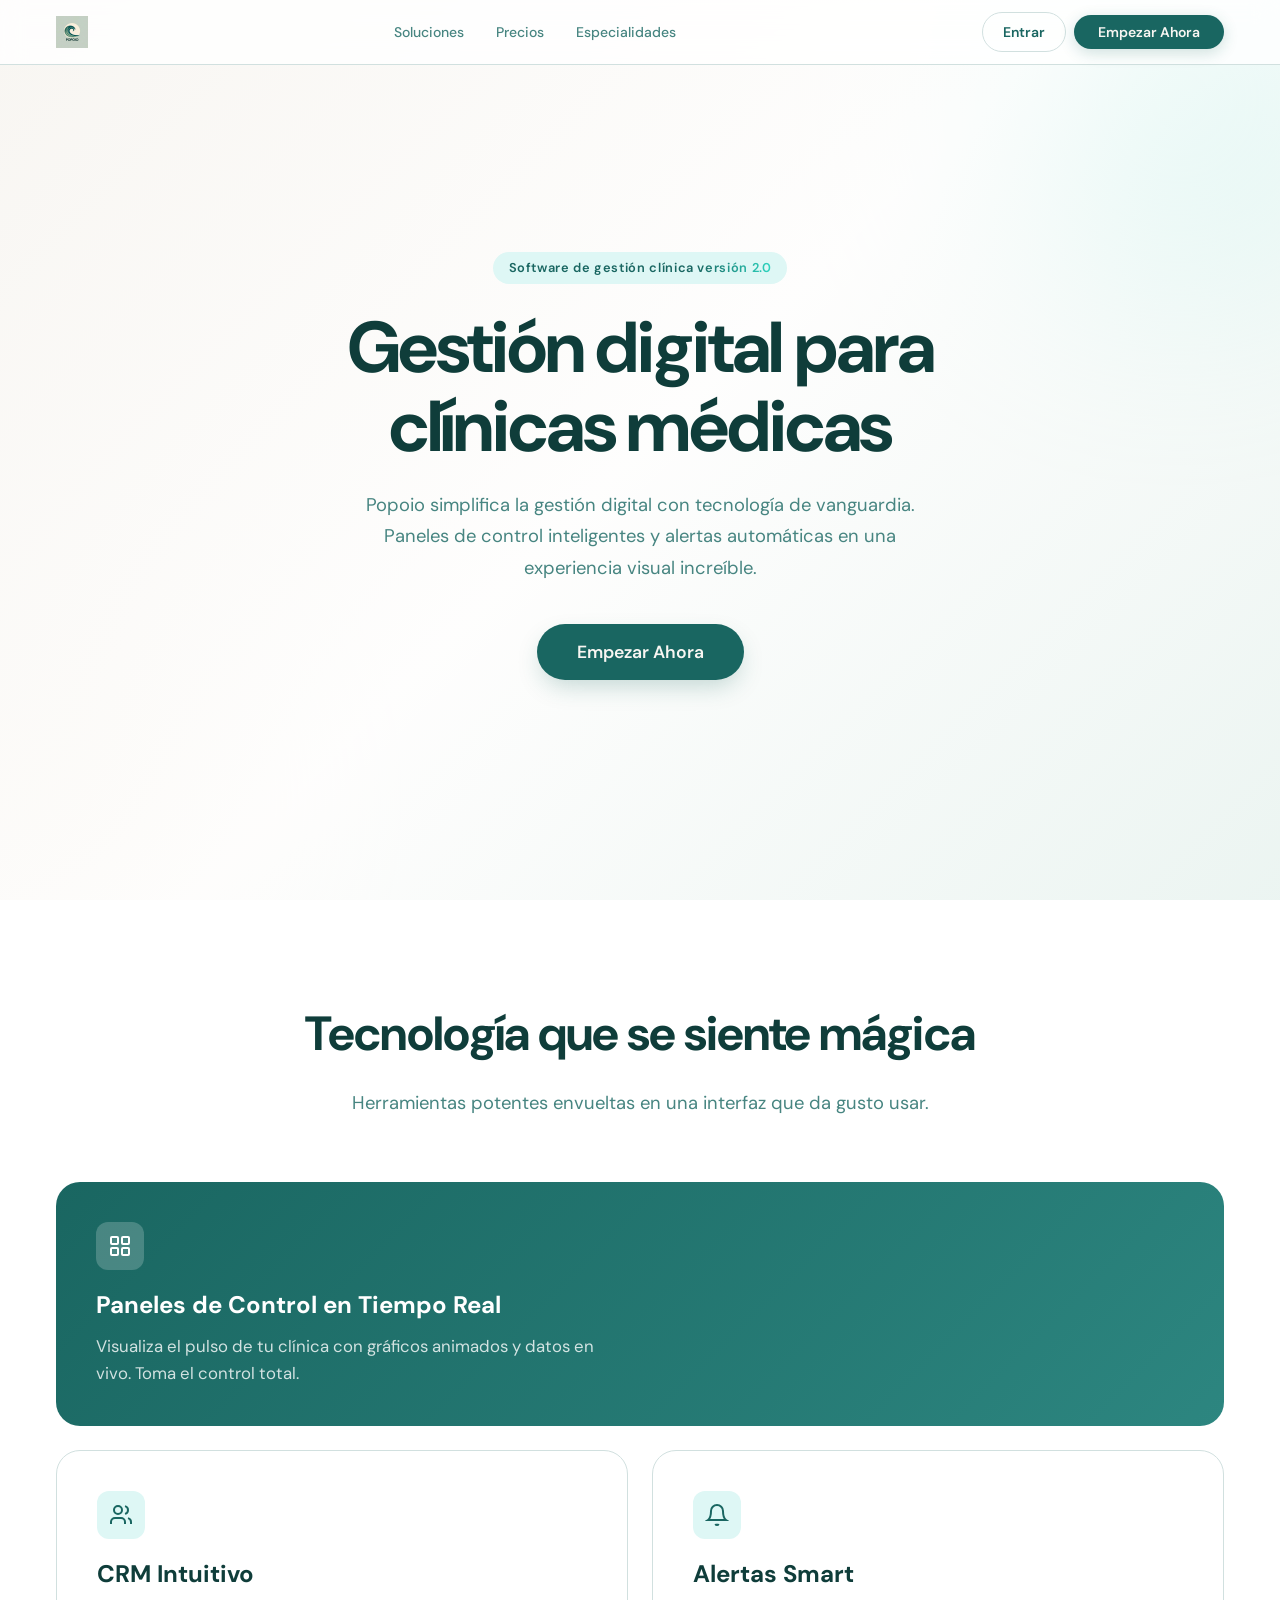
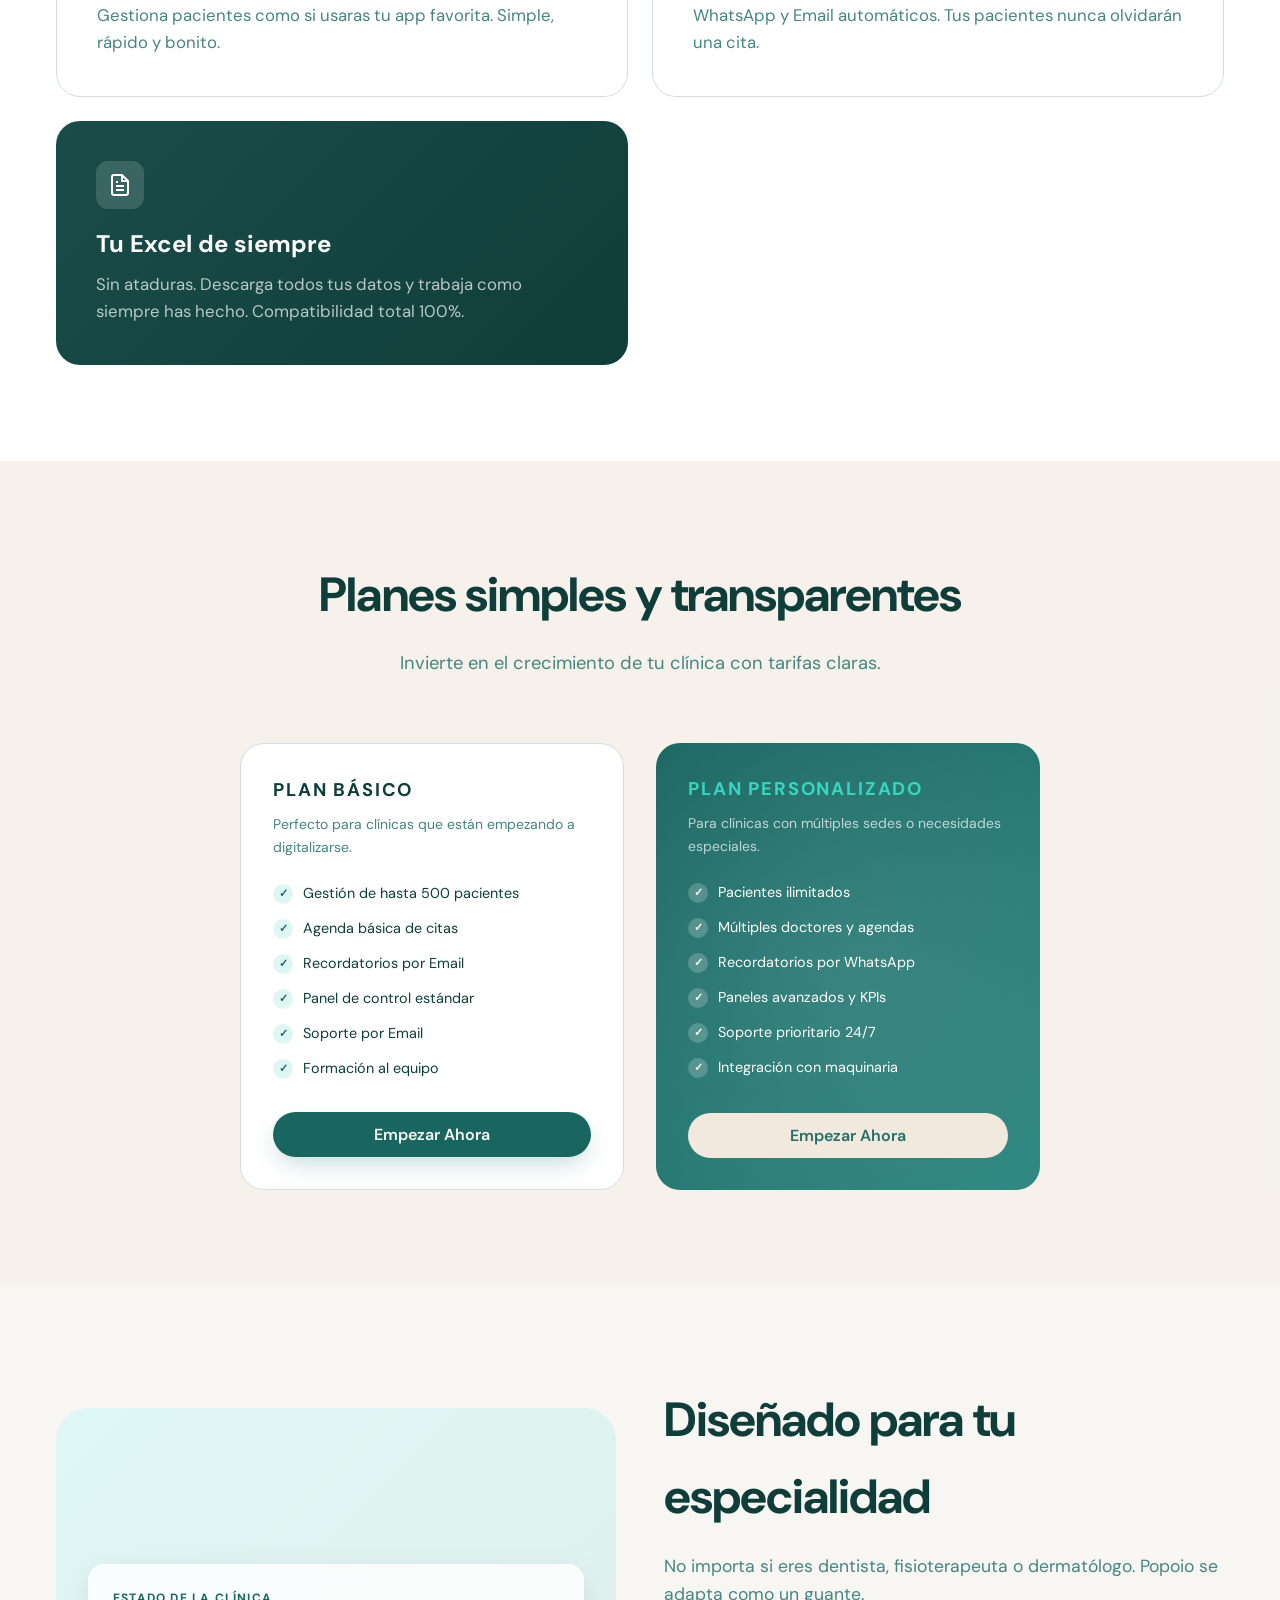
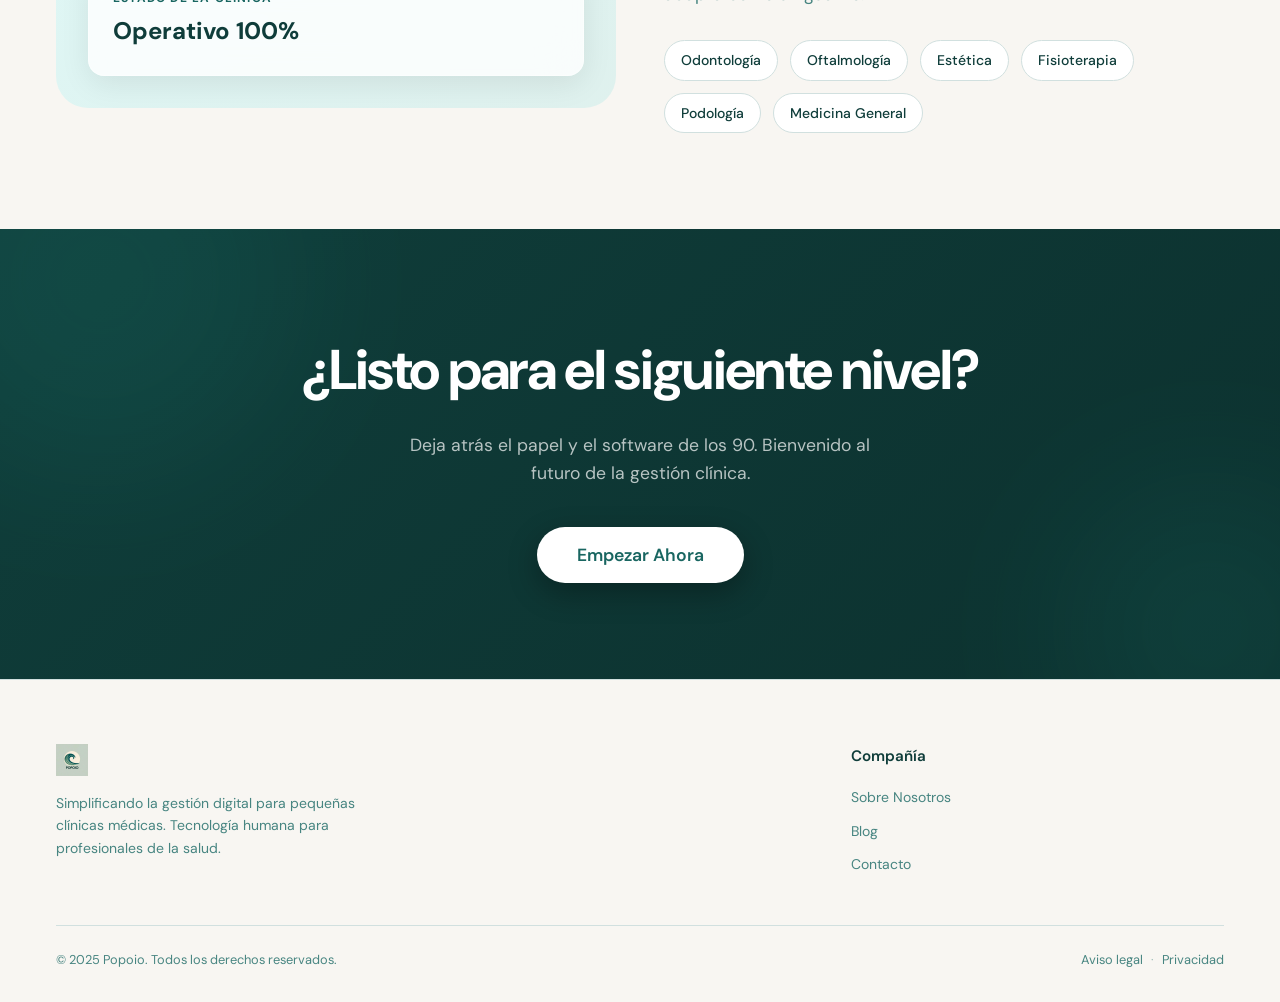
<file: index.html>
<!DOCTYPE html>
<html lang="es">
<head>
  <meta charset="UTF-8" />
  <meta name="viewport" content="width=device-width, initial-scale=1.0, maximum-scale=1" />
  <title>Popoio - Gestión Digital para Clínicas Médicas</title>
  <meta name="description" content="Software de gestión clínica versión 2.0. CRM, paneles de control y alertas automáticas para clínicas dentales, oftalmología, estética y fisioterapia." />
  <meta name="keywords" content="software médico, gestión clínica, CRM médico, software dental, software clínica, transformación digital clínicas, recordatorios WhatsApp, agenda médica, software sanitario España" />
  <link rel="canonical" href="https://popoio.com/" />
  <meta property="og:type" content="website" />
  <meta property="og:title" content="Popoio - Gestión Digital para Clínicas Médicas" />
  <meta property="og:description" content="Software de gestión clínica versión 2.0. CRM, paneles de control y alertas automáticas para clínicas dentales, oftalmología, estética y fisioterapia." />
  <meta property="og:url" content="https://popoio.com/" />
  <meta property="og:site_name" content="Popoio" />
  <meta property="og:locale" content="es_ES" />
  <meta name="twitter:card" content="summary_large_image" />
  <meta name="twitter:title" content="Popoio - Gestión Digital para Clínicas Médicas" />
  <meta name="twitter:description" content="Software de gestión clínica versión 2.0. CRM, paneles de control y alertas automáticas para clínicas dentales, oftalmología, estética y fisioterapia." />
  <link rel="icon" type="image/png" href="Popoio - Logo.png" />
  <link rel="preconnect" href="https://fonts.googleapis.com">
  <link rel="preconnect" href="https://fonts.gstatic.com" crossorigin>
  <link href="https://fonts.googleapis.com/css2?family=DM+Sans:ital,opsz,wght@0,9..40,100..1000;1,9..40,100..1000&display=swap" rel="stylesheet">
  <style>
    *, *::before, *::after { box-sizing: border-box; margin: 0; padding: 0; }

    :root {
      --background: hsl(38, 30%, 96%);
      --foreground: hsl(176, 60%, 15%);
      --primary: hsl(176, 60%, 25%);
      --primary-light: hsl(176, 60%, 92%);
      --primary-foreground: hsl(38, 30%, 96%);
      --secondary: hsl(38, 40%, 90%);
      --secondary-foreground: hsl(176, 60%, 25%);
      --accent: hsl(176, 35%, 85%);
      --muted: hsl(38, 20%, 90%);
      --muted-foreground: hsl(176, 30%, 40%);
      --border: hsl(176, 20%, 85%);
      --card: hsl(0, 0%, 100%);
      --card-foreground: hsl(176, 60%, 15%);
      --ring: hsl(176, 60%, 25%);
      --radius: 0.75rem;
      --teal-400: #2dd4bf;
      --teal-500: #14b8a6;
    }

    body {
      font-family: 'DM Sans', sans-serif;
      background: var(--background);
      color: var(--foreground);
      -webkit-font-smoothing: antialiased;
      line-height: 1.6;
      overflow-x: hidden;
    }

    .container { max-width: 1200px; margin: 0 auto; padding: 0 1rem; }

    a { color: inherit; text-decoration: none; }
    button { cursor: pointer; border: none; font-family: inherit; }
    img, video { max-width: 100%; display: block; }

    /* ─── BUTTONS ─── */
    .btn-primary {
      display: inline-flex; align-items: center; justify-content: center;
      background: var(--primary); color: var(--primary-foreground);
      font-weight: 600; border-radius: 9999px; padding: 0.75rem 2rem;
      font-size: 1rem; transition: all 0.3s ease;
      box-shadow: 0 10px 25px -5px rgba(20,100,90,0.25);
    }
    .btn-primary:hover { transform: translateY(-2px); box-shadow: 0 20px 40px -10px rgba(20,100,90,0.3); }
    .btn-primary.lg { padding: 1rem 2.5rem; font-size: 1.1rem; height: 3.5rem; }
    .btn-secondary {
      display: inline-flex; align-items: center; justify-content: center;
      background: var(--secondary); color: var(--secondary-foreground);
      font-weight: 600; border-radius: 9999px; padding: 0.75rem 2rem; font-size: 1rem;
      transition: all 0.3s ease;
    }
    .btn-secondary:hover { transform: scale(1.05); }
    .btn-outline {
      display: inline-flex; align-items: center; justify-content: center;
      background: transparent; color: var(--primary);
      font-weight: 600; border-radius: 9999px; padding: 0.5rem 1.5rem; font-size: 1rem;
      border: 1px solid var(--border); transition: all 0.3s ease;
    }
    .btn-outline:hover { border-color: var(--primary); background: var(--primary-light); }

    /* ─── NAVBAR ─── */
    .navbar {
      position: fixed; top: 0; left: 0; right: 0; z-index: 100;
      background: rgba(255,255,255,0.8); backdrop-filter: blur(12px);
      border-bottom: 1px solid var(--border); transition: all 0.3s;
    }
    .navbar-inner {
      display: flex; align-items: center; justify-content: space-between;
      height: 4rem; max-width: 1200px; margin: 0 auto; padding: 0 1rem;
    }
    .navbar-logo { display: flex; align-items: center; gap: 0.5rem; font-weight: 700; font-size: 1.25rem; }
    .navbar-logo img { height: 32px; object-fit: contain; }
    .navbar-links { display: none; align-items: center; gap: 2rem; font-size: 0.875rem; font-weight: 500; color: var(--muted-foreground); }
    .navbar-links a:hover { color: var(--primary); transition: color 0.2s; }
    .navbar-cta { display: flex; align-items: center; gap: 0.5rem; }
    .navbar-cta .btn-primary { padding: 0.5rem 1.5rem; font-size: 0.875rem; box-shadow: 0 4px 15px rgba(20,100,90,0.2); }
    .navbar-cta .btn-outline { padding: 0.5rem 1.25rem; font-size: 0.875rem; }
    @media(min-width:768px){ .navbar-links { display: flex; } }

    /* ─── HERO ─── */
    .hero {
      position: relative; min-height: 100vh; display: flex; align-items: center;
      padding: 8rem 0 6rem; overflow: hidden;
    }
    .hero-bg {
      position: absolute; inset: 0; z-index: -1;
    }
    .hero-bg::after {
      content: ''; position: absolute; inset: 0;
      background: linear-gradient(135deg, var(--background) 0%, rgba(255,255,255,0.85) 50%, hsla(176,50%,90%,0.4) 100%);
    }
    .hero-bg video {
      width: 100%; height: 100%; object-fit: cover; opacity: 0.15;
    }
    .hero .container { position: relative; z-index: 1; text-align: center; }
    .hero-badge {
      display: inline-block; background: var(--primary-light); color: var(--primary);
      font-size: 0.8rem; font-weight: 600; padding: 0.35rem 1rem; border-radius: 9999px;
      margin-bottom: 1.5rem; letter-spacing: 0.05em;
    }
    .hero-badge span { background: linear-gradient(90deg, var(--primary), var(--teal-400)); -webkit-background-clip: text; -webkit-text-fill-color: transparent; }
    .hero h1 {
      font-size: clamp(2.5rem, 6vw, 4.5rem); font-weight: 700; line-height: 1.1;
      letter-spacing: -0.03em; margin-bottom: 1.5rem;
    }
    .hero-sub {
      font-size: 1.15rem; color: var(--muted-foreground); max-width: 600px;
      margin: 0 auto 2.5rem; line-height: 1.7;
    }
    /* Decorative blobs */
    .blob {
      position: absolute; border-radius: 50%; filter: blur(100px); opacity: 0.3;
      pointer-events: none; z-index: -1;
    }
    .blob-1 { width: 400px; height: 400px; background: var(--teal-400); top: -100px; right: -100px; }
    .blob-2 { width: 300px; height: 300px; background: hsl(38,60%,80%); bottom: -50px; left: -80px; }

    /* ─── SOLUTIONS ─── */
    .solutions { padding: 6rem 0; background: white; position: relative; }
    .section-header { text-align: center; max-width: 700px; margin: 0 auto 4rem; }
    .section-header h2 {
      font-size: clamp(2rem, 4vw, 3rem); font-weight: 700;
      letter-spacing: -0.02em; margin-bottom: 1rem;
    }
    .section-header p { font-size: 1.15rem; color: var(--muted-foreground); }

    .solutions-grid {
      display: grid; grid-template-columns: 1fr; gap: 1.5rem;
    }
    @media(min-width:768px){ .solutions-grid { grid-template-columns: repeat(2, 1fr); } }

    .sol-card {
      border-radius: 1.5rem; padding: 2.5rem; position: relative;
      overflow: hidden; transition: transform 0.3s, box-shadow 0.3s;
      border: 1px solid var(--border);
    }
    .sol-card:hover { transform: translateY(-4px); box-shadow: 0 20px 40px rgba(0,0,0,0.08); }
    .sol-card.featured {
      background: linear-gradient(135deg, var(--primary), hsl(176,50%,35%));
      color: white; border: none; grid-column: 1 / -1;
    }
    .sol-card.featured p { color: rgba(255,255,255,0.8); }
    .sol-card h3 { font-size: 1.5rem; font-weight: 700; margin-bottom: 0.5rem; }
    .sol-card p { font-size: 1.05rem; color: var(--muted-foreground); max-width: 500px; }
    .sol-card .sol-icon {
      width: 48px; height: 48px; border-radius: 12px; display: flex;
      align-items: center; justify-content: center; margin-bottom: 1rem;
      background: var(--primary-light); color: var(--primary); font-size: 1.5rem;
    }
    .sol-card.featured .sol-icon { background: rgba(255,255,255,0.2); color: white; }

    .sol-card.export-card {
      background: linear-gradient(135deg, hsl(176,50%,20%), hsl(176,60%,15%));
      color: white; border: none;
    }
    .sol-card.export-card p { color: rgba(255,255,255,0.7); }
    .sol-card.export-card .sol-icon { background: rgba(255,255,255,0.15); color: white; }

    /* ─── PRICING ─── */
    .pricing { padding: 6rem 0; background: hsla(38,40%,90%,0.3); }
    .pricing-grid { display: grid; grid-template-columns: 1fr; gap: 2rem; max-width: 800px; margin: 0 auto; }
    @media(min-width:640px){ .pricing-grid { grid-template-columns: repeat(2, 1fr); } }

    .price-card {
      background: var(--card); border-radius: 1.5rem; padding: 2rem;
      border: 1px solid var(--border); display: flex; flex-direction: column;
      transition: transform 0.3s, box-shadow 0.3s;
    }
    .price-card:hover { transform: translateY(-4px); box-shadow: 0 20px 40px rgba(0,0,0,0.08); }
    .price-card.highlight {
      background: linear-gradient(135deg, var(--primary), hsl(176,50%,35%));
      color: white; border: none; position: relative; overflow: hidden;
    }
    .price-card.highlight::before {
      content: ''; position: absolute; top: -50%; right: -50%; width: 200%; height: 200%;
      background: radial-gradient(circle, rgba(255,255,255,0.1) 0%, transparent 60%);
      pointer-events: none;
    }
    .price-card h3 {
      font-size: 1.15rem; font-weight: 700; text-transform: uppercase;
      letter-spacing: 0.1em; margin-bottom: 0.5rem;
    }
    .price-card.highlight h3 { color: var(--teal-400); }
    .price-card .price-desc { font-size: 0.875rem; color: var(--muted-foreground); margin-bottom: 1.5rem; }
    .price-card.highlight .price-desc { color: rgba(255,255,255,0.7); }
    .price-card .price-features { list-style: none; display: flex; flex-direction: column; gap: 0.75rem; flex: 1; margin-bottom: 2rem; }
    .price-card .price-features li {
      display: flex; align-items: center; gap: 0.6rem; font-size: 0.9rem;
    }
    .price-card .price-features li::before {
      content: '✓'; display: flex; align-items: center; justify-content: center;
      width: 20px; height: 20px; border-radius: 50%;
      background: var(--primary-light); color: var(--primary);
      font-size: 0.7rem; font-weight: 700; flex-shrink: 0;
    }
    .price-card.highlight .price-features li::before {
      background: rgba(255,255,255,0.2); color: white;
    }
    .price-card .btn-primary { width: 100%; }
    .price-card.highlight .btn-primary { background: white; color: var(--primary); }

    /* ─── SPECIALTIES ─── */
    .specialties { padding: 6rem 0; }
    .spec-content { display: grid; grid-template-columns: 1fr; gap: 3rem; align-items: center; }
    @media(min-width:768px){ .spec-content { grid-template-columns: 1fr 1fr; } }
    .spec-text h2 { font-size: clamp(2rem, 4vw, 3rem); font-weight: 700; letter-spacing: -0.02em; margin-bottom: 1rem; }
    .spec-text p { font-size: 1.1rem; color: var(--muted-foreground); margin-bottom: 2rem; }
    .spec-tags { display: flex; flex-wrap: wrap; gap: 0.75rem; }
    .spec-tag {
      padding: 0.5rem 1rem; border-radius: 9999px; font-size: 0.875rem; font-weight: 500;
      border: 1px solid var(--border); background: white; color: var(--foreground);
      transition: all 0.2s;
    }
    .spec-tag:hover { border-color: var(--primary); color: var(--primary); background: var(--primary-light); }
    .spec-visual {
      background: linear-gradient(135deg, var(--primary-light), hsla(176,50%,85%,0.5));
      border-radius: 2rem; padding: 2rem; position: relative; min-height: 300px;
      display: flex; flex-direction: column; justify-content: flex-end;
    }
    .spec-status {
      background: rgba(255,255,255,0.8); backdrop-filter: blur(20px);
      padding: 1.5rem; border-radius: 1rem; border: 1px solid rgba(255,255,255,0.4);
      box-shadow: 0 8px 30px rgba(0,0,0,0.08);
    }
    .spec-status-label { font-size: 0.75rem; font-weight: 700; color: var(--primary); text-transform: uppercase; letter-spacing: 0.1em; margin-bottom: 0.25rem; }
    .spec-status h4 { font-size: 1.5rem; font-weight: 700; }

    /* ─── CTA ─── */
    .cta-section {
      padding: 6rem 0; text-align: center; position: relative; overflow: hidden;
      background: linear-gradient(135deg, var(--foreground), hsl(176,60%,12%));
      color: white;
    }
    .cta-section h2 {
      font-size: clamp(2rem, 5vw, 3.5rem); font-weight: 700;
      letter-spacing: -0.03em; margin-bottom: 1rem;
    }
    .cta-section p { font-size: 1.1rem; color: rgba(255,255,255,0.7); margin-bottom: 2.5rem; max-width: 500px; margin-left: auto; margin-right: auto; }
    .cta-section .btn-primary { background: white; color: var(--primary); box-shadow: 0 10px 30px rgba(0,0,0,0.3); }
    .cta-section .btn-primary:hover { transform: translateY(-3px); box-shadow: 0 20px 50px rgba(0,0,0,0.4); }
    .cta-blob {
      position: absolute; border-radius: 50%; opacity: 0.08; pointer-events: none;
      background: var(--teal-400); filter: blur(80px);
    }
    .cta-blob-1 { width: 400px; height: 400px; top: -150px; left: -100px; }
    .cta-blob-2 { width: 300px; height: 300px; bottom: -100px; right: -80px; }

    /* ─── FOOTER ─── */
    .footer {
      padding: 4rem 0 2rem; border-top: 1px solid var(--border);
    }
    .footer-grid { display: grid; grid-template-columns: 2fr 1fr; gap: 3rem; margin-bottom: 3rem; }
    @media(max-width:640px){ .footer-grid { grid-template-columns: 1fr; } }
    .footer-brand p { font-size: 0.875rem; color: var(--muted-foreground); max-width: 320px; line-height: 1.6; }
    .footer-col h3 { font-weight: 600; margin-bottom: 1rem; font-size: 0.95rem; }
    .footer-col ul { list-style: none; display: flex; flex-direction: column; gap: 0.5rem; }
    .footer-col a { font-size: 0.875rem; color: var(--muted-foreground); transition: color 0.2s; }
    .footer-col a:hover { color: var(--primary); }
    .footer-bottom {
      border-top: 1px solid var(--border); padding-top: 1.5rem;
      font-size: 0.8rem; color: var(--muted-foreground);
      display: flex; flex-wrap: wrap; align-items: center; justify-content: space-between; gap: 0.5rem 1.5rem;
    }
    .footer-legal { display: flex; align-items: center; gap: 0.5rem; }
    .footer-legal a { color: var(--muted-foreground); transition: color 0.2s; }
    .footer-legal a:hover { color: var(--primary); }
    .footer-legal .sep { opacity: 0.5; }
    @media(max-width:640px){ .footer-bottom { justify-content: center; text-align: center; } }

    /* ─── MODAL ─── */
    .modal-overlay {
      position: fixed; inset: 0; background: rgba(0,0,0,0.5); backdrop-filter: blur(4px);
      z-index: 200; display: none; align-items: center; justify-content: center; padding: 1rem;
    }
    .modal-overlay.active { display: flex; }
    .modal {
      background: white; border-radius: 1rem; padding: 2rem; max-width: 425px; width: 100%;
      box-shadow: 0 25px 60px rgba(0,0,0,0.2); position: relative;
      animation: modalIn 0.3s ease;
    }
    @keyframes modalIn { from { opacity: 0; transform: translateY(20px) scale(0.95); } to { opacity: 1; transform: none; } }
    .modal-close {
      position: absolute; top: 1rem; right: 1rem; background: none; font-size: 1.25rem;
      color: var(--muted-foreground); width: 32px; height: 32px; display: flex;
      align-items: center; justify-content: center; border-radius: 50%;
    }
    .modal-close:hover { background: var(--muted); }
    .modal h3 { font-size: 1.2rem; font-weight: 700; margin-bottom: 0.25rem; }
    .modal .modal-desc { font-size: 0.875rem; color: var(--muted-foreground); margin-bottom: 1.5rem; }
    .form-group { margin-bottom: 1rem; }
    .form-group label { display: block; font-size: 0.875rem; font-weight: 500; margin-bottom: 0.35rem; }
    .form-group label .optional { font-size: 0.75rem; font-weight: 400; color: var(--muted-foreground); }
    .form-group input, .form-group select {
      width: 100%; padding: 0.6rem 0.75rem; border: 1px solid var(--border);
      border-radius: var(--radius); font-size: 0.9rem; font-family: inherit;
      background: white; transition: border-color 0.2s;
    }
    .form-group input:focus, .form-group select:focus {
      outline: none; border-color: var(--primary); box-shadow: 0 0 0 3px hsla(176,60%,25%,0.1);
    }
    .modal .btn-primary { width: 100%; margin-top: 0.5rem; }
    .modal .form-note { font-size: 0.75rem; color: var(--muted-foreground); text-align: center; margin-top: 0.75rem; }

    /* Success state */
    .modal-success { text-align: center; padding: 2rem 1rem; }
    .modal-success .check-icon { font-size: 3rem; margin-bottom: 1rem; }
    .modal-success h3 { font-size: 1.25rem; margin-bottom: 0.5rem; }
    .modal-success p { color: var(--muted-foreground); }

    /* ─── ANIMATIONS ─── */
    .fade-up {
      opacity: 0; transform: translateY(30px);
      transition: opacity 0.7s ease, transform 0.7s ease;
    }
    .fade-up.visible { opacity: 1; transform: none; }

    /* ─── MOBILE NAV ─── */
    .mobile-toggle { display: flex; align-items: center; justify-content: center; background: none; width: 40px; height: 40px; }
    .mobile-toggle svg { width: 24px; height: 24px; color: var(--foreground); }
    @media(min-width:768px){ .mobile-toggle { display: none; } }
    .mobile-nav {
      display: none; position: fixed; top: 4rem; left: 0; right: 0;
      background: white; border-bottom: 1px solid var(--border); padding: 1rem;
      z-index: 99; flex-direction: column; gap: 1rem; text-align: center;
    }
    .mobile-nav.open { display: flex; }
    .mobile-nav a { padding: 0.75rem; font-weight: 500; color: var(--foreground); }
    .mobile-nav .btn-outline { color: var(--primary); }
  </style>

  <script type="application/ld+json">
  {
    "@context": "https://schema.org",
    "@type": "Organization",
    "name": "Popoio",
    "url": "https://popoio.com",
    "description": "Software de gestión digital para clínicas médicas en España",
    "address": { "@type": "PostalAddress", "addressCountry": "ES" },
    "contactPoint": { "@type": "ContactPoint", "contactType": "Sales", "email": "diogo@468cap.com" }
  }
  </script>
</head>
<body>

<!-- ═══════ NAVBAR ═══════ -->
<nav class="navbar" id="navbar">
  <div class="navbar-inner">
    <a href="#" class="navbar-logo">
      <img src="Popoio - Logo.png" alt="Popoio" />
    </a>
    <div class="navbar-links">
      <a href="#soluciones">Soluciones</a>
      <a href="#precios">Precios</a>
      <a href="#especialidades">Especialidades</a>
    </div>
    <div style="display:flex;align-items:center;gap:0.75rem;">
      <div class="navbar-cta">
        <a class="btn-outline" href="https://popoio-production.up.railway.app/">Entrar</a>
        <button class="btn-primary" onclick="openModal()">Empezar Ahora</button>
      </div>
      <button class="mobile-toggle" onclick="toggleMobileNav()" aria-label="Menu">
        <svg viewBox="0 0 24 24" fill="none" stroke="currentColor" stroke-width="2"><path d="M3 12h18M3 6h18M3 18h18"/></svg>
      </button>
    </div>
  </div>
</nav>
<div class="mobile-nav" id="mobileNav">
  <a href="#soluciones" onclick="closeMobileNav()">Soluciones</a>
  <a href="#precios" onclick="closeMobileNav()">Precios</a>
  <a href="#especialidades" onclick="closeMobileNav()">Especialidades</a>
  <a class="btn-outline" href="https://popoio-production.up.railway.app/" onclick="closeMobileNav()">Entrar</a>
  <button class="btn-primary" onclick="openModal();closeMobileNav()">Empezar Ahora</button>
</div>

<!-- ═══════ HERO ═══════ -->
<section class="hero">
  <div class="blob blob-1"></div>
  <div class="blob blob-2"></div>
  <div class="hero-bg">
    <video autoplay muted loop playsinline>
      <source src="cinematic_pan_of_a_modern_dental_clinic_reception.mp4" type="video/mp4" />
    </video>
  </div>
  <div class="container">
    <div class="fade-up">
      <div class="hero-badge">Software de gestión clínica <span>versión 2.0</span></div>
      <h1>Gestión digital para<br>clínicas médicas</h1>
      <p class="hero-sub">Popoio simplifica la gestión digital con tecnología de vanguardia. Paneles de control inteligentes y alertas automáticas en una experiencia visual increíble.</p>
      <button class="btn-primary lg" onclick="openModal()">Empezar Ahora</button>
    </div>
  </div>
</section>

<!-- ═══════ SOLUTIONS ═══════ -->
<section class="solutions" id="soluciones">
  <div class="container">
    <div class="section-header fade-up">
      <h2>Tecnología que se siente mágica</h2>
      <p>Herramientas potentes envueltas en una interfaz que da gusto usar.</p>
    </div>
    <div class="solutions-grid">
      <div class="sol-card featured fade-up">
        <div class="sol-icon">
          <svg width="24" height="24" viewBox="0 0 24 24" fill="none" stroke="currentColor" stroke-width="2"><rect x="3" y="3" width="7" height="7" rx="1"/><rect x="14" y="3" width="7" height="7" rx="1"/><rect x="3" y="14" width="7" height="7" rx="1"/><rect x="14" y="14" width="7" height="7" rx="1"/></svg>
        </div>
        <h3>Paneles de Control en Tiempo Real</h3>
        <p>Visualiza el pulso de tu clínica con gráficos animados y datos en vivo. Toma el control total.</p>
      </div>
      <div class="sol-card fade-up">
        <div class="sol-icon">
          <svg width="24" height="24" viewBox="0 0 24 24" fill="none" stroke="currentColor" stroke-width="2"><path d="M16 21v-2a4 4 0 0 0-4-4H6a4 4 0 0 0-4 4v2"/><circle cx="9" cy="7" r="4"/><path d="M22 21v-2a4 4 0 0 0-3-3.87"/><path d="M16 3.13a4 4 0 0 1 0 7.75"/></svg>
        </div>
        <h3>CRM Intuitivo</h3>
        <p>Gestiona pacientes como si usaras tu app favorita. Simple, rápido y bonito.</p>
      </div>
      <div class="sol-card fade-up">
        <div class="sol-icon">
          <svg width="24" height="24" viewBox="0 0 24 24" fill="none" stroke="currentColor" stroke-width="2"><path d="M6 8a6 6 0 0 1 12 0c0 7 3 9 3 9H3s3-2 3-9"/><path d="M10.3 21a1.94 1.94 0 0 0 3.4 0"/></svg>
        </div>
        <h3>Alertas Smart</h3>
        <p>WhatsApp y Email automáticos. Tus pacientes nunca olvidarán una cita.</p>
      </div>
      <div class="sol-card export-card fade-up">
        <div class="sol-icon">
          <svg width="24" height="24" viewBox="0 0 24 24" fill="none" stroke="currentColor" stroke-width="2"><path d="M14 2H6a2 2 0 0 0-2 2v16a2 2 0 0 0 2 2h12a2 2 0 0 0 2-2V8Z"/><path d="M14 2v6h6"/><path d="M16 13H8"/><path d="M16 17H8"/><path d="M10 9H8"/></svg>
        </div>
        <h3>Tu Excel de siempre</h3>
        <p>Sin ataduras. Descarga todos tus datos y trabaja como siempre has hecho. Compatibilidad total 100%.</p>
      </div>
    </div>
  </div>
</section>

<!-- ═══════ PRICING ═══════ -->
<section class="pricing" id="precios">
  <div class="container">
    <div class="section-header fade-up">
      <h2>Planes simples y transparentes</h2>
      <p>Invierte en el crecimiento de tu clínica con tarifas claras.</p>
    </div>
    <div class="pricing-grid">
      <!-- Basic Plan -->
      <div class="price-card fade-up">
        <h3>Plan Básico</h3>
        <p class="price-desc">Perfecto para clínicas que están empezando a digitalizarse.</p>
        <ul class="price-features">
          <li>Gestión de hasta 500 pacientes</li>
          <li>Agenda básica de citas</li>
          <li>Recordatorios por Email</li>
          <li>Panel de control estándar</li>
          <li>Soporte por Email</li>
          <li>Formación al equipo</li>
        </ul>
        <button class="btn-primary" onclick="openModal()">Empezar Ahora</button>
      </div>
      <!-- Custom Plan -->
      <div class="price-card highlight fade-up">
        <h3>Plan Personalizado</h3>
        <p class="price-desc">Para clínicas con múltiples sedes o necesidades especiales.</p>
        <ul class="price-features">
          <li>Pacientes ilimitados</li>
          <li>Múltiples doctores y agendas</li>
          <li>Recordatorios por WhatsApp</li>
          <li>Paneles avanzados y KPIs</li>
          <li>Soporte prioritario 24/7</li>
          <li>Integración con maquinaria</li>
        </ul>
        <button class="btn-secondary" onclick="openModal()">Empezar Ahora</button>
      </div>
    </div>
  </div>
</section>

<!-- ═══════ SPECIALTIES ═══════ -->
<section class="specialties" id="especialidades">
  <div class="container">
    <div class="spec-content">
      <div class="spec-visual fade-up">
        <div class="spec-status">
          <div class="spec-status-label">Estado de la Clínica</div>
          <h4>Operativo 100%</h4>
        </div>
      </div>
      <div class="spec-text fade-up">
        <h2>Diseñado para tu especialidad</h2>
        <p>No importa si eres dentista, fisioterapeuta o dermatólogo. Popoio se adapta como un guante.</p>
        <div class="spec-tags">
          <span class="spec-tag">Odontología</span>
          <span class="spec-tag">Oftalmología</span>
          <span class="spec-tag">Estética</span>
          <span class="spec-tag">Fisioterapia</span>
          <span class="spec-tag">Podología</span>
          <span class="spec-tag">Medicina General</span>
        </div>
      </div>
    </div>
  </div>
</section>

<!-- ═══════ CTA ═══════ -->
<section class="cta-section">
  <div class="cta-blob cta-blob-1"></div>
  <div class="cta-blob cta-blob-2"></div>
  <div class="container" style="position:relative;z-index:1;">
    <div class="fade-up">
      <h2>¿Listo para el siguiente nivel?</h2>
      <p>Deja atrás el papel y el software de los 90. Bienvenido al futuro de la gestión clínica.</p>
      <button class="btn-primary lg" onclick="openModal()">Empezar Ahora</button>
    </div>
  </div>
</section>

<!-- ═══════ FOOTER ═══════ -->
<footer class="footer">
  <div class="container">
    <div class="footer-grid">
      <div class="footer-brand">
        <div class="navbar-logo" style="margin-bottom:1rem;">
          <img src="Popoio - Logo.png" alt="Popoio" />
        </div>
        <p>Simplificando la gestión digital para pequeñas clínicas médicas. Tecnología humana para profesionales de la salud.</p>
      </div>
      <div class="footer-col">
        <h3>Compañía</h3>
        <ul>
          <li><a href="#">Sobre Nosotros</a></li>
          <li><a href="#">Blog</a></li>
          <li><a href="#">Contacto</a></li>
        </ul>
      </div>
    </div>
    <div class="footer-bottom">
      <span>© 2025 Popoio. Todos los derechos reservados.</span>
      <nav class="footer-legal" aria-label="Legal">
        <a href="/aviso-legal">Aviso legal</a>
        <span class="sep" aria-hidden="true">·</span>
        <a href="/privacidad">Privacidad</a>
      </nav>
    </div>
  </div>
</footer>

<!-- ═══════ MODAL ═══════ -->
<div class="modal-overlay" id="modalOverlay" onclick="closeModal(event)">
  <div class="modal" id="modalContent" onclick="event.stopPropagation()">
    <button class="modal-close" onclick="closeModal()">✕</button>
    <div id="modalForm">
      <h3>Empieza con Popoio</h3>
      <p class="modal-desc">Déjanos tus datos y te contactaremos para configurar tu cuenta.</p>
      <form onsubmit="submitForm(event)">
        <div class="form-group">
          <label>Nombre</label>
          <input type="text" placeholder="Tu nombre" required id="formName" />
        </div>
        <div class="form-group">
          <label>Email</label>
          <input type="email" placeholder="tu@email.com" required id="formEmail" />
        </div>
        <div class="form-group">
          <label>Teléfono <span class="optional">(Opcional)</span></label>
          <input type="tel" placeholder="+34 600 000 000" id="formPhone" />
        </div>
        <div class="form-group">
          <label>Nombre de la Clínica</label>
          <input type="text" placeholder="Nombre de tu clínica" required id="formClinic" />
        </div>
        <button type="submit" class="btn-primary">Enviar</button>
        <p class="form-note">Los datos se guardan en la base de datos</p>
      </form>
    </div>
    <div id="modalSuccess" class="modal-success" style="display:none;">
      <div class="check-icon">✅</div>
      <h3>¡Recibido!</h3>
      <p>Nos pondremos en contacto contigo pronto.</p>
    </div>
  </div>
</div>

<script>
  // Smooth scroll
  document.querySelectorAll('a[href^="#"]').forEach(a => {
    a.addEventListener('click', e => {
      e.preventDefault();
      const target = document.querySelector(a.getAttribute('href'));
      if (target) target.scrollIntoView({ behavior: 'smooth', block: 'start' });
    });
  });

  // Mobile nav
  function toggleMobileNav() { document.getElementById('mobileNav').classList.toggle('open'); }
  function closeMobileNav() { document.getElementById('mobileNav').classList.remove('open'); }

  // Modal
  function openModal() {
    document.getElementById('modalOverlay').classList.add('active');
    document.body.style.overflow = 'hidden';
    document.getElementById('modalForm').style.display = 'block';
    document.getElementById('modalSuccess').style.display = 'none';
  }
  function closeModal(e) {
    if (e && e.target !== document.getElementById('modalOverlay') && e.type === 'click') return;
    document.getElementById('modalOverlay').classList.remove('active');
    document.body.style.overflow = '';
  }
  function submitForm(e) {
    e.preventDefault();
    const data = {
      name: document.getElementById('formName').value,
      email: document.getElementById('formEmail').value,
      phone: document.getElementById('formPhone').value,
      clinic: document.getElementById('formClinic').value,
    };
    console.log('📋 Datos recibidos:', data);
    document.getElementById('modalForm').style.display = 'none';
    document.getElementById('modalSuccess').style.display = 'block';
  }

  // Scroll animations
  const observer = new IntersectionObserver((entries) => {
    entries.forEach(entry => {
      if (entry.isIntersecting) {
        entry.target.classList.add('visible');
        observer.unobserve(entry.target);
      }
    });
  }, { threshold: 0.1, rootMargin: '0px 0px -50px 0px' });

  document.querySelectorAll('.fade-up').forEach(el => observer.observe(el));

  // Navbar scroll effect
  window.addEventListener('scroll', () => {
    const nav = document.getElementById('navbar');
    if (window.scrollY > 50) {
      nav.style.boxShadow = '0 4px 20px rgba(0,0,0,0.06)';
    } else {
      nav.style.boxShadow = 'none';
    }
  });
</script>

</body>
</html>
</file>
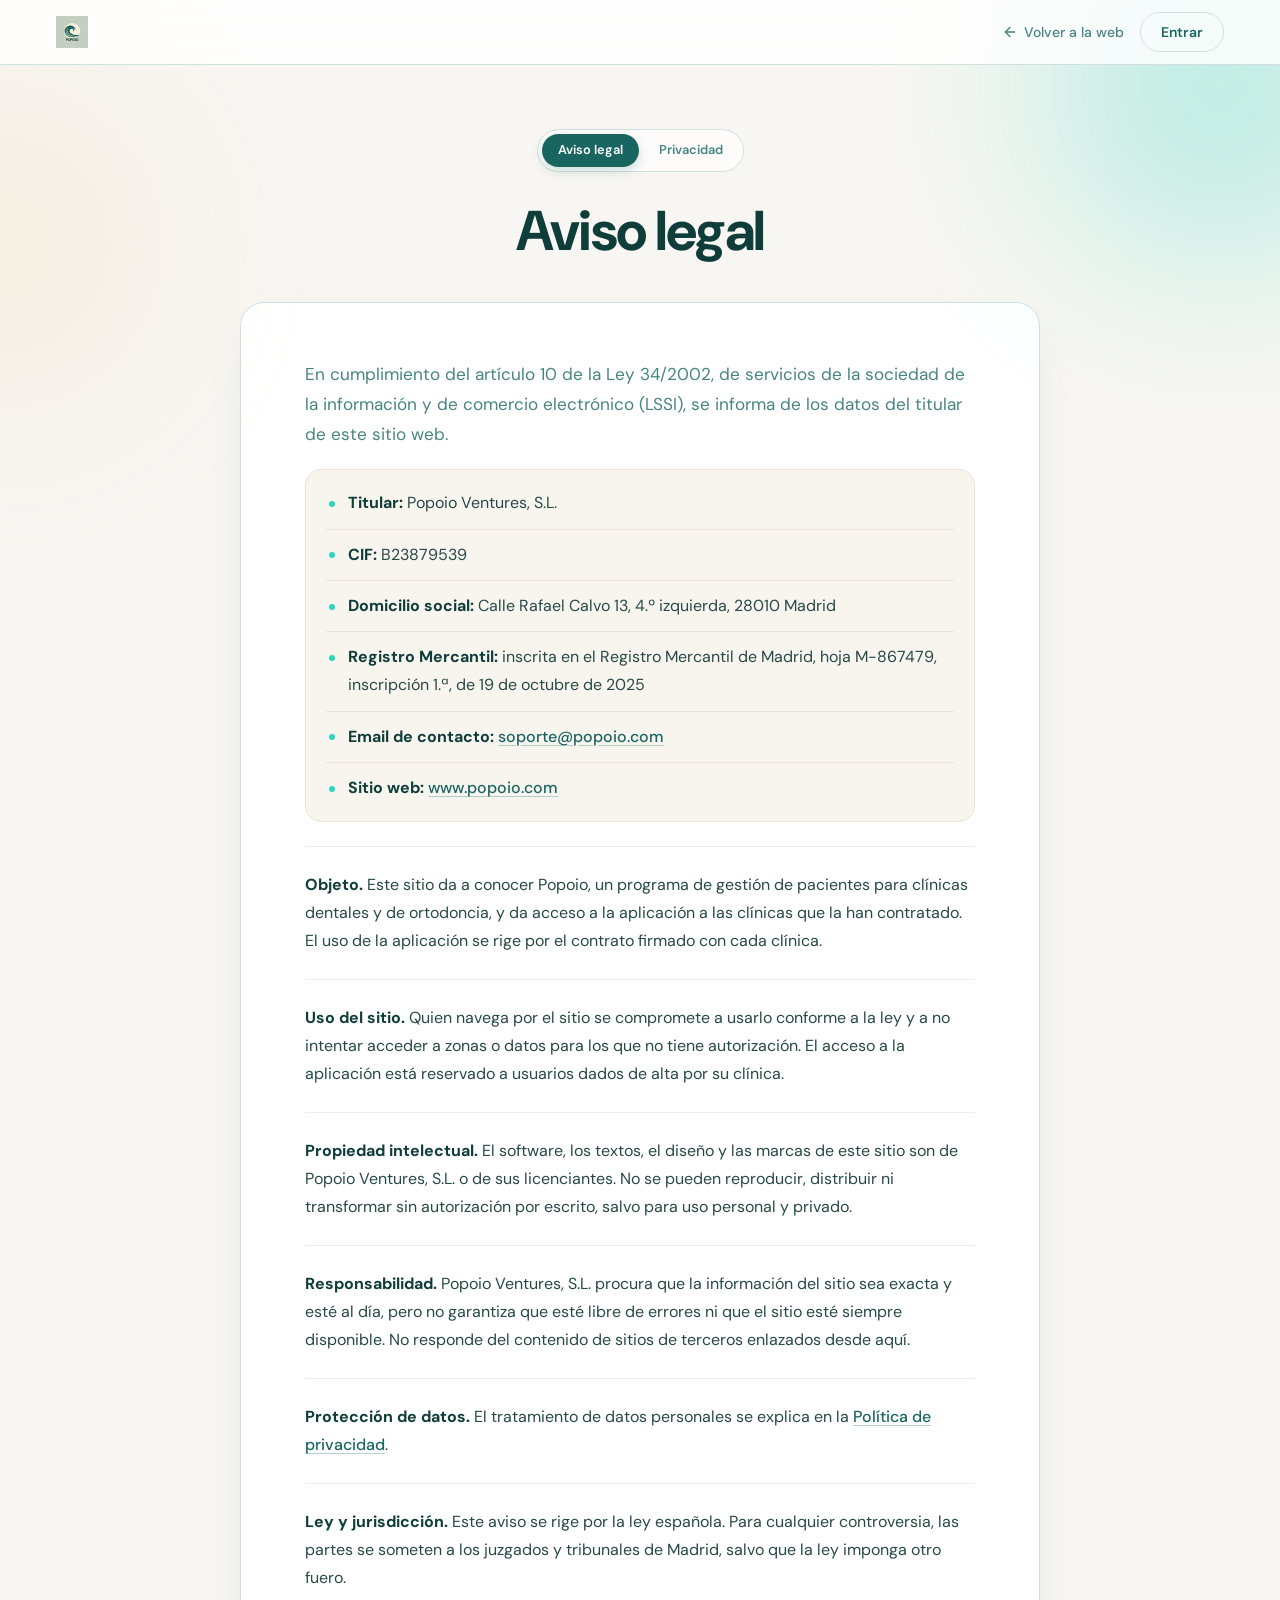
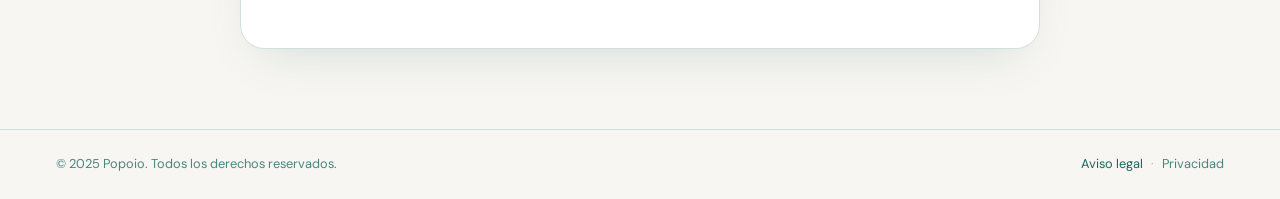
<file: aviso-legal.html>
<!DOCTYPE html>
<html lang="es">
<head>
  <meta charset="UTF-8" />
  <meta name="viewport" content="width=device-width, initial-scale=1.0" />
  <title>Aviso legal · Popoio</title>
  <meta name="description" content="Aviso legal de www.popoio.com: datos del titular del sitio web, Popoio Ventures, S.L." />
  <link rel="canonical" href="https://www.popoio.com/aviso-legal" />
  <link rel="icon" type="image/png" href="/Popoio%20-%20Logo.png" />
  <link rel="preconnect" href="https://fonts.googleapis.com">
  <link rel="preconnect" href="https://fonts.gstatic.com" crossorigin>
  <link href="https://fonts.googleapis.com/css2?family=DM+Sans:ital,opsz,wght@0,9..40,100..1000;1,9..40,100..1000&display=swap" rel="stylesheet">
  <link rel="stylesheet" href="/legal.css" />
</head>
<body>

<nav class="navbar">
  <div class="navbar-inner">
    <a href="/" class="navbar-logo" aria-label="Popoio, página de inicio">
      <img src="/Popoio%20-%20Logo.png" alt="Popoio" />
    </a>
    <div class="navbar-actions">
      <a class="nav-back" href="/">
        <svg viewBox="0 0 24 24" fill="none" stroke="currentColor" stroke-width="2" stroke-linecap="round" stroke-linejoin="round" aria-hidden="true"><path d="M19 12H5M12 19l-7-7 7-7"/></svg>
        <span>Volver a la web</span>
      </a>
      <a class="btn-outline" href="https://popoio-production.up.railway.app/">Entrar</a>
    </div>
  </div>
</nav>

<header class="legal-hero">
  <div class="container">
    <nav class="legal-switch" aria-label="Documentos legales">
      <a href="/aviso-legal" aria-current="page">Aviso legal</a>
      <a href="/privacidad">Privacidad</a>
    </nav>
    <h1>Aviso legal</h1>
  </div>
</header>

<main class="container">
  <article class="legal-doc">
    <p class="lead">En cumplimiento del artículo 10 de la Ley 34/2002, de servicios de la sociedad de la información y de comercio electrónico (LSSI), se informa de los datos del titular de este sitio web.</p>

    <ul class="facts">
      <li><strong>Titular:</strong> Popoio Ventures, S.L.</li>
      <li><strong>CIF:</strong> B23879539</li>
      <li><strong>Domicilio social:</strong> Calle Rafael Calvo 13, 4.º izquierda, 28010 Madrid</li>
      <li><strong>Registro Mercantil:</strong> inscrita en el Registro Mercantil de Madrid, hoja M-867479, inscripción 1.ª, de 19 de octubre de 2025</li>
      <li><strong>Email de contacto:</strong> <a href="mailto:soporte@popoio.com">soporte@popoio.com</a></li>
      <li><strong>Sitio web:</strong> <a href="https://www.popoio.com">www.popoio.com</a></li>
    </ul>

    <p class="clause"><strong>Objeto.</strong> Este sitio da a conocer Popoio, un programa de gestión de pacientes para clínicas dentales y de ortodoncia, y da acceso a la aplicación a las clínicas que la han contratado. El uso de la aplicación se rige por el contrato firmado con cada clínica.</p>

    <p class="clause"><strong>Uso del sitio.</strong> Quien navega por el sitio se compromete a usarlo conforme a la ley y a no intentar acceder a zonas o datos para los que no tiene autorización. El acceso a la aplicación está reservado a usuarios dados de alta por su clínica.</p>

    <p class="clause"><strong>Propiedad intelectual.</strong> El software, los textos, el diseño y las marcas de este sitio son de Popoio Ventures, S.L. o de sus licenciantes. No se pueden reproducir, distribuir ni transformar sin autorización por escrito, salvo para uso personal y privado.</p>

    <p class="clause"><strong>Responsabilidad.</strong> Popoio Ventures, S.L. procura que la información del sitio sea exacta y esté al día, pero no garantiza que esté libre de errores ni que el sitio esté siempre disponible. No responde del contenido de sitios de terceros enlazados desde aquí.</p>

    <p class="clause"><strong>Protección de datos.</strong> El tratamiento de datos personales se explica en la <a href="/privacidad">Política de privacidad</a>.</p>

    <p class="clause"><strong>Ley y jurisdicción.</strong> Este aviso se rige por la ley española. Para cualquier controversia, las partes se someten a los juzgados y tribunales de Madrid, salvo que la ley imponga otro fuero.</p>
  </article>
</main>

<footer class="footer">
  <div class="container footer-bottom">
    <span>© 2025 Popoio. Todos los derechos reservados.</span>
    <nav class="footer-legal" aria-label="Legal">
      <a href="/aviso-legal" aria-current="page">Aviso legal</a>
      <span class="sep" aria-hidden="true">·</span>
      <a href="/privacidad">Privacidad</a>
    </nav>
  </div>
</footer>

</body>
</html>
</file>
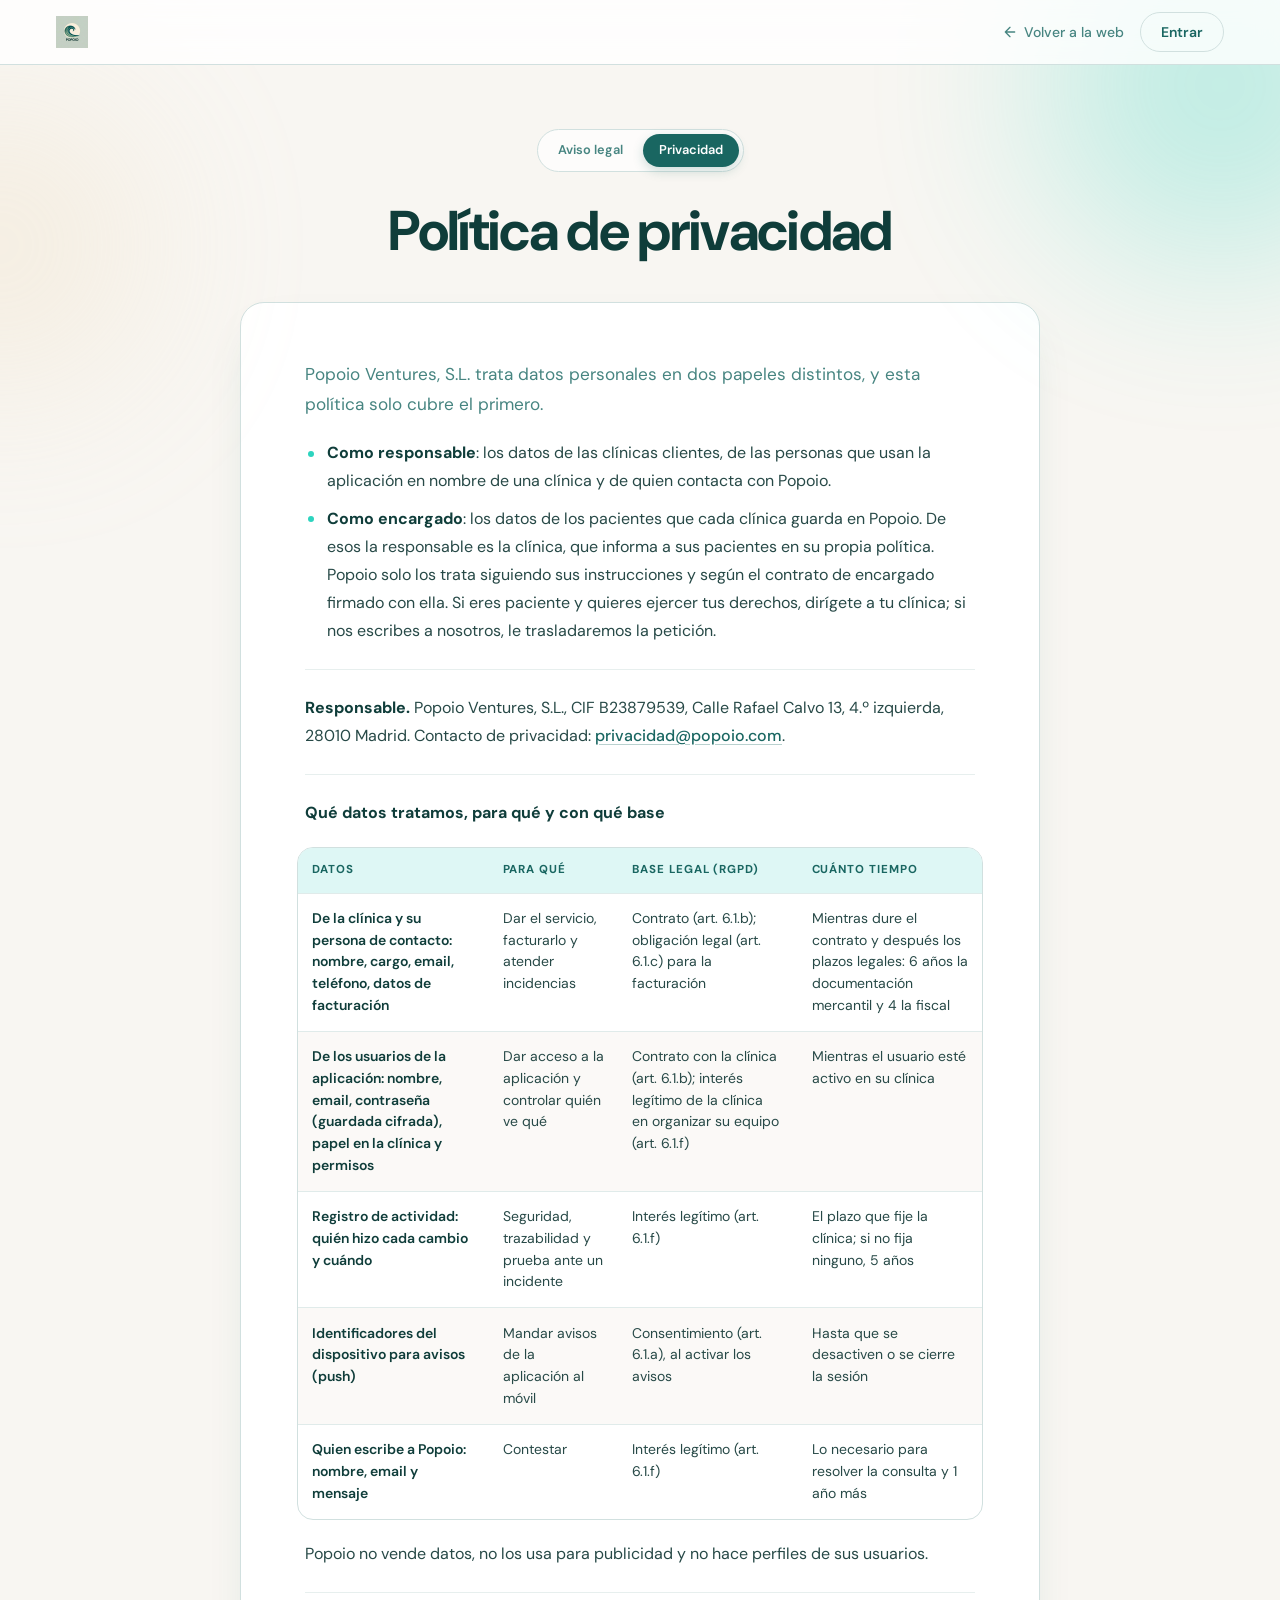
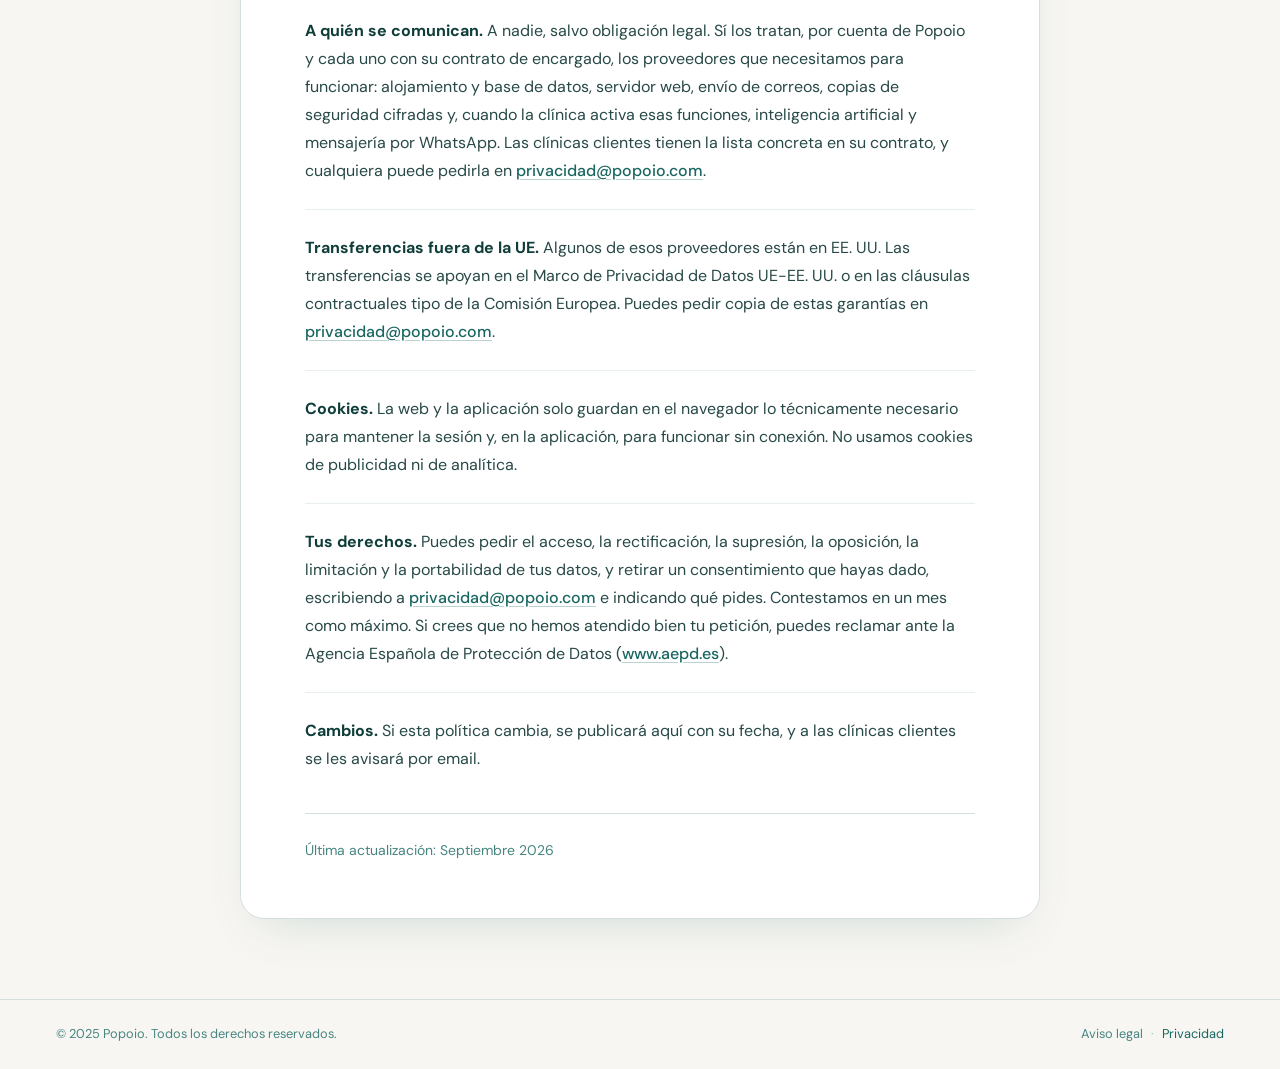
<file: privacidad.html>
<!DOCTYPE html>
<html lang="es">
<head>
  <meta charset="UTF-8" />
  <meta name="viewport" content="width=device-width, initial-scale=1.0" />
  <title>Política de privacidad · Popoio</title>
  <meta name="description" content="Política de privacidad de Popoio Ventures, S.L.: qué datos tratamos, para qué, con qué base legal y cómo ejercer tus derechos." />
  <link rel="canonical" href="https://www.popoio.com/privacidad" />
  <link rel="icon" type="image/png" href="/Popoio%20-%20Logo.png" />
  <link rel="preconnect" href="https://fonts.googleapis.com">
  <link rel="preconnect" href="https://fonts.gstatic.com" crossorigin>
  <link href="https://fonts.googleapis.com/css2?family=DM+Sans:ital,opsz,wght@0,9..40,100..1000;1,9..40,100..1000&display=swap" rel="stylesheet">
  <link rel="stylesheet" href="/legal.css" />
</head>
<body>

<nav class="navbar">
  <div class="navbar-inner">
    <a href="/" class="navbar-logo" aria-label="Popoio, página de inicio">
      <img src="/Popoio%20-%20Logo.png" alt="Popoio" />
    </a>
    <div class="navbar-actions">
      <a class="nav-back" href="/">
        <svg viewBox="0 0 24 24" fill="none" stroke="currentColor" stroke-width="2" stroke-linecap="round" stroke-linejoin="round" aria-hidden="true"><path d="M19 12H5M12 19l-7-7 7-7"/></svg>
        <span>Volver a la web</span>
      </a>
      <a class="btn-outline" href="https://popoio-production.up.railway.app/">Entrar</a>
    </div>
  </div>
</nav>

<header class="legal-hero">
  <div class="container">
    <nav class="legal-switch" aria-label="Documentos legales">
      <a href="/aviso-legal">Aviso legal</a>
      <a href="/privacidad" aria-current="page">Privacidad</a>
    </nav>
    <h1>Política de privacidad</h1>
  </div>
</header>

<main class="container">
  <article class="legal-doc">
    <p class="lead">Popoio Ventures, S.L. trata datos personales en dos papeles distintos, y esta política solo cubre el primero.</p>

    <ul>
      <li><strong>Como responsable</strong>: los datos de las clínicas clientes, de las personas que usan la aplicación en nombre de una clínica y de quien contacta con Popoio.</li>
      <li><strong>Como encargado</strong>: los datos de los pacientes que cada clínica guarda en Popoio. De esos la responsable es la clínica, que informa a sus pacientes en su propia política. Popoio solo los trata siguiendo sus instrucciones y según el contrato de encargado firmado con ella. Si eres paciente y quieres ejercer tus derechos, dirígete a tu clínica; si nos escribes a nosotros, le trasladaremos la petición.</li>
    </ul>

    <p class="clause"><strong>Responsable.</strong> Popoio Ventures, S.L., CIF B23879539, Calle Rafael Calvo 13, 4.º izquierda, 28010 Madrid. Contacto de privacidad: <a href="mailto:privacidad@popoio.com">privacidad@popoio.com</a>.</p>

    <p class="clause"><strong>Qué datos tratamos, para qué y con qué base</strong></p>

    <div class="table-wrap">
      <table>
        <thead>
          <tr>
            <th scope="col">Datos</th>
            <th scope="col">Para qué</th>
            <th scope="col">Base legal (RGPD)</th>
            <th scope="col">Cuánto tiempo</th>
          </tr>
        </thead>
        <tbody>
          <tr>
            <td data-label="Datos">De la clínica y su persona de contacto: nombre, cargo, email, teléfono, datos de facturación</td>
            <td data-label="Para qué">Dar el servicio, facturarlo y atender incidencias</td>
            <td data-label="Base legal (RGPD)">Contrato (art. 6.1.b); obligación legal (art. 6.1.c) para la facturación</td>
            <td data-label="Cuánto tiempo">Mientras dure el contrato y después los plazos legales: 6 años la documentación mercantil y 4 la fiscal</td>
          </tr>
          <tr>
            <td data-label="Datos">De los usuarios de la aplicación: nombre, email, contraseña (guardada cifrada), papel en la clínica y permisos</td>
            <td data-label="Para qué">Dar acceso a la aplicación y controlar quién ve qué</td>
            <td data-label="Base legal (RGPD)">Contrato con la clínica (art. 6.1.b); interés legítimo de la clínica en organizar su equipo (art. 6.1.f)</td>
            <td data-label="Cuánto tiempo">Mientras el usuario esté activo en su clínica</td>
          </tr>
          <tr>
            <td data-label="Datos">Registro de actividad: quién hizo cada cambio y cuándo</td>
            <td data-label="Para qué">Seguridad, trazabilidad y prueba ante un incidente</td>
            <td data-label="Base legal (RGPD)">Interés legítimo (art. 6.1.f)</td>
            <td data-label="Cuánto tiempo">El plazo que fije la clínica; si no fija ninguno, 5 años</td>
          </tr>
          <tr>
            <td data-label="Datos">Identificadores del dispositivo para avisos (push)</td>
            <td data-label="Para qué">Mandar avisos de la aplicación al móvil</td>
            <td data-label="Base legal (RGPD)">Consentimiento (art. 6.1.a), al activar los avisos</td>
            <td data-label="Cuánto tiempo">Hasta que se desactiven o se cierre la sesión</td>
          </tr>
          <tr>
            <td data-label="Datos">Quien escribe a Popoio: nombre, email y mensaje</td>
            <td data-label="Para qué">Contestar</td>
            <td data-label="Base legal (RGPD)">Interés legítimo (art. 6.1.f)</td>
            <td data-label="Cuánto tiempo">Lo necesario para resolver la consulta y 1 año más</td>
          </tr>
        </tbody>
      </table>
    </div>

    <p>Popoio no vende datos, no los usa para publicidad y no hace perfiles de sus usuarios.</p>

    <p class="clause"><strong>A quién se comunican.</strong> A nadie, salvo obligación legal. Sí los tratan, por cuenta de Popoio y cada uno con su contrato de encargado, los proveedores que necesitamos para funcionar: alojamiento y base de datos, servidor web, envío de correos, copias de seguridad cifradas y, cuando la clínica activa esas funciones, inteligencia artificial y mensajería por WhatsApp. Las clínicas clientes tienen la lista concreta en su contrato, y cualquiera puede pedirla en <a href="mailto:privacidad@popoio.com">privacidad@popoio.com</a>.</p>

    <p class="clause"><strong>Transferencias fuera de la UE.</strong> Algunos de esos proveedores están en EE. UU. Las transferencias se apoyan en el Marco de Privacidad de Datos UE-EE. UU. o en las cláusulas contractuales tipo de la Comisión Europea. Puedes pedir copia de estas garantías en <a href="mailto:privacidad@popoio.com">privacidad@popoio.com</a>.</p>

    <p class="clause"><strong>Cookies.</strong> La web y la aplicación solo guardan en el navegador lo técnicamente necesario para mantener la sesión y, en la aplicación, para funcionar sin conexión. No usamos cookies de publicidad ni de analítica.</p>

    <p class="clause"><strong>Tus derechos.</strong> Puedes pedir el acceso, la rectificación, la supresión, la oposición, la limitación y la portabilidad de tus datos, y retirar un consentimiento que hayas dado, escribiendo a <a href="mailto:privacidad@popoio.com">privacidad@popoio.com</a> e indicando qué pides. Contestamos en un mes como máximo. Si crees que no hemos atendido bien tu petición, puedes reclamar ante la Agencia Española de Protección de Datos (<a href="https://www.aepd.es" target="_blank" rel="noopener noreferrer">www.aepd.es</a>).</p>

    <p class="clause"><strong>Cambios.</strong> Si esta política cambia, se publicará aquí con su fecha, y a las clínicas clientes se les avisará por email.</p>

    <p class="updated">Última actualización: Septiembre 2026</p>
  </article>
</main>

<footer class="footer">
  <div class="container footer-bottom">
    <span>© 2025 Popoio. Todos los derechos reservados.</span>
    <nav class="footer-legal" aria-label="Legal">
      <a href="/aviso-legal">Aviso legal</a>
      <span class="sep" aria-hidden="true">·</span>
      <a href="/privacidad" aria-current="page">Privacidad</a>
    </nav>
  </div>
</footer>

</body>
</html>
</file>
<file: legal.css>
*, *::before, *::after { box-sizing: border-box; margin: 0; padding: 0; }

:root {
  --background: hsl(38, 30%, 96%);
  --foreground: hsl(176, 60%, 15%);
  --primary: hsl(176, 60%, 25%);
  --primary-light: hsl(176, 60%, 92%);
  --secondary: hsl(38, 40%, 90%);
  --muted-foreground: hsl(176, 30%, 40%);
  --border: hsl(176, 20%, 85%);
  --card: hsl(0, 0%, 100%);
  --teal-400: #2dd4bf;
}

html { scroll-behavior: smooth; }

body {
  font-family: 'DM Sans', sans-serif;
  background: var(--background);
  color: var(--foreground);
  -webkit-font-smoothing: antialiased;
  line-height: 1.6;
  overflow-x: hidden;
}

a { color: inherit; text-decoration: none; }
img { max-width: 100%; display: block; }

.container { max-width: 1200px; margin: 0 auto; padding: 0 1rem; }

/* ─── NAVBAR ─── */
.navbar {
  position: sticky; top: 0; z-index: 100;
  background: rgba(255,255,255,0.8); backdrop-filter: blur(12px);
  -webkit-backdrop-filter: blur(12px);
  border-bottom: 1px solid var(--border);
}
.navbar-inner {
  display: flex; align-items: center; justify-content: space-between;
  height: 4rem; max-width: 1200px; margin: 0 auto; padding: 0 1rem;
}
.navbar-logo { display: flex; align-items: center; }
.navbar-logo img { height: 32px; object-fit: contain; }
.navbar-actions { display: flex; align-items: center; gap: 0.25rem; }
.nav-back {
  display: inline-flex; align-items: center; gap: 0.35rem;
  font-size: 0.875rem; font-weight: 500; color: var(--muted-foreground);
  padding: 0.5rem 0.75rem; border-radius: 9999px; transition: color 0.2s;
}
.nav-back:hover { color: var(--primary); }
.nav-back svg { width: 16px; height: 16px; }
.btn-outline {
  display: inline-flex; align-items: center; justify-content: center;
  color: var(--primary); font-weight: 600; font-size: 0.875rem;
  border-radius: 9999px; padding: 0.5rem 1.25rem;
  border: 1px solid var(--border); transition: all 0.3s ease;
}
.btn-outline:hover { border-color: var(--primary); background: var(--primary-light); }
@media (max-width: 480px) { .nav-back span { display: none; } }

/* ─── HEADER ─── */
.legal-hero {
  position: relative; isolation: isolate; overflow-x: clip;
  padding: 4rem 0 7rem; text-align: center;
}
.legal-hero::before, .legal-hero::after {
  content: ''; position: absolute; border-radius: 50%;
  filter: blur(90px); opacity: 0.28; pointer-events: none; z-index: -1;
}
.legal-hero::before { width: 360px; height: 360px; background: var(--teal-400); top: -160px; right: -120px; }
.legal-hero::after { width: 280px; height: 280px; background: hsl(38,60%,80%); top: 40px; left: -140px; }

.legal-switch {
  display: inline-flex; gap: 0.25rem; padding: 0.25rem;
  background: rgba(255,255,255,0.7); border: 1px solid var(--border);
  border-radius: 9999px; margin-bottom: 1.75rem;
}
.legal-switch a {
  font-size: 0.8rem; font-weight: 600; color: var(--muted-foreground);
  padding: 0.4rem 1rem; border-radius: 9999px; transition: all 0.2s;
}
.legal-switch a:hover { color: var(--primary); }
.legal-switch a[aria-current="page"] {
  background: var(--primary); color: #fff;
  box-shadow: 0 4px 12px rgba(20,100,90,0.2);
}

.legal-hero h1 {
  font-size: clamp(2.25rem, 5.5vw, 3.5rem); font-weight: 700;
  line-height: 1.1; letter-spacing: -0.03em;
}

/* ─── DOCUMENT ─── */
.legal-doc {
  max-width: 800px; margin: -4.5rem auto 5rem;
  background: var(--card); border: 1px solid var(--border);
  border-radius: 1.5rem; padding: 3.5rem 4rem;
  box-shadow: 0 20px 50px -20px rgba(20,100,90,0.18);
}
@media (max-width: 720px) {
  .legal-doc { padding: 2rem 1.25rem; border-radius: 1.25rem; margin-bottom: 3rem; }
}

.legal-doc p, .legal-doc li { font-size: 1rem; line-height: 1.75; color: hsl(176, 30%, 22%); }
.legal-doc p + p, .legal-doc ul + p, .legal-doc p + ul,
.legal-doc .table-wrap + p, .legal-doc p + .table-wrap { margin-top: 1.25rem; }
.legal-doc strong { color: var(--foreground); font-weight: 700; }
.legal-doc a {
  color: var(--primary); font-weight: 500;
  text-decoration: underline; text-decoration-color: hsla(176,60%,25%,0.3);
  text-underline-offset: 3px; transition: text-decoration-color 0.2s;
}
.legal-doc a:hover { text-decoration-color: var(--primary); }
.legal-doc .lead { font-size: 1.075rem; color: var(--muted-foreground); }

/* Paragraphs that open with a bold heading («Objeto.», «Uso del sitio.»…) */
.legal-doc .clause {
  padding-top: 1.5rem; margin-top: 1.5rem;
  border-top: 1px solid hsl(176, 20%, 92%);
}

/* Data list (titular, CIF…) and bullet lists */
.legal-doc ul {
  list-style: none; display: flex; flex-direction: column; gap: 0.6rem;
}
.legal-doc ul li { position: relative; padding-left: 1.4rem; }
.legal-doc ul li::before {
  content: ''; position: absolute; left: 0.2rem; top: 0.72em;
  width: 6px; height: 6px; border-radius: 50%; background: var(--teal-400);
}
.legal-doc ul.facts {
  gap: 0; background: hsla(38,40%,90%,0.45);
  border: 1px solid hsl(38, 30%, 88%); border-radius: 1rem; padding: 0.5rem 1.25rem;
}
.legal-doc ul.facts li { padding: 0.7rem 0 0.7rem 1.4rem; }
.legal-doc ul.facts li + li { border-top: 1px solid hsl(38, 30%, 88%); }
.legal-doc ul.facts li::before { top: calc(0.7rem + 0.72em); }

/* Table */
.table-wrap { margin: 0 -0.5rem; }
.legal-doc table {
  width: 100%; border-collapse: separate; border-spacing: 0;
  font-size: 0.875rem; line-height: 1.55;
  border: 1px solid var(--border); border-radius: 1rem; overflow: hidden;
}
.legal-doc th {
  text-align: left; font-weight: 700; font-size: 0.72rem;
  text-transform: uppercase; letter-spacing: 0.08em;
  color: var(--primary); background: var(--primary-light);
  padding: 0.85rem 0.9rem;
}
.legal-doc td {
  vertical-align: top; padding: 0.9rem; color: hsl(176, 30%, 22%);
  border-top: 1px solid hsl(176, 20%, 90%);
}
.legal-doc td:first-child { font-weight: 600; color: var(--foreground); }
.legal-doc tbody tr:nth-child(even) td { background: hsla(38,30%,96%,0.6); }

@media (max-width: 720px) {
  .table-wrap { margin: 0; }
  .legal-doc table, .legal-doc tbody, .legal-doc tr, .legal-doc td { display: block; width: 100%; }
  .legal-doc table { border: none; border-radius: 0; overflow: visible; }
  .legal-doc thead { position: absolute; width: 1px; height: 1px; overflow: hidden; clip: rect(0 0 0 0); }
  .legal-doc tbody { display: flex; flex-direction: column; gap: 0.85rem; }
  .legal-doc tr {
    border: 1px solid var(--border); border-radius: 1rem; overflow: hidden; background: #fff;
  }
  .legal-doc tbody tr:nth-child(even) td { background: transparent; }
  .legal-doc td { border-top: 1px solid hsl(176, 20%, 92%); padding: 0.75rem 1rem; }
  .legal-doc td:first-child { border-top: none; background: var(--primary-light) !important; }
  .legal-doc td::before {
    content: attr(data-label); display: block; margin-bottom: 0.2rem;
    font-size: 0.68rem; font-weight: 700; letter-spacing: 0.08em;
    text-transform: uppercase; color: var(--muted-foreground);
  }
  .legal-doc td:first-child::before { color: var(--primary); }
}

.legal-doc .updated {
  margin-top: 2.5rem; padding-top: 1.5rem; border-top: 1px solid var(--border);
  font-size: 0.875rem; color: var(--muted-foreground);
}

/* ─── FOOTER ─── */
.footer { border-top: 1px solid var(--border); padding: 1.5rem 0; }
.footer-bottom {
  display: flex; flex-wrap: wrap; align-items: center; justify-content: space-between;
  gap: 0.5rem 1.5rem; font-size: 0.8rem; color: var(--muted-foreground);
}
.footer-legal { display: flex; align-items: center; gap: 0.5rem; }
.footer-legal a { color: var(--muted-foreground); transition: color 0.2s; }
.footer-legal a:hover, .footer-legal a[aria-current="page"] { color: var(--primary); }
.footer-legal .sep { opacity: 0.5; }
@media (max-width: 640px) { .footer-bottom { justify-content: center; text-align: center; } }
</file>
